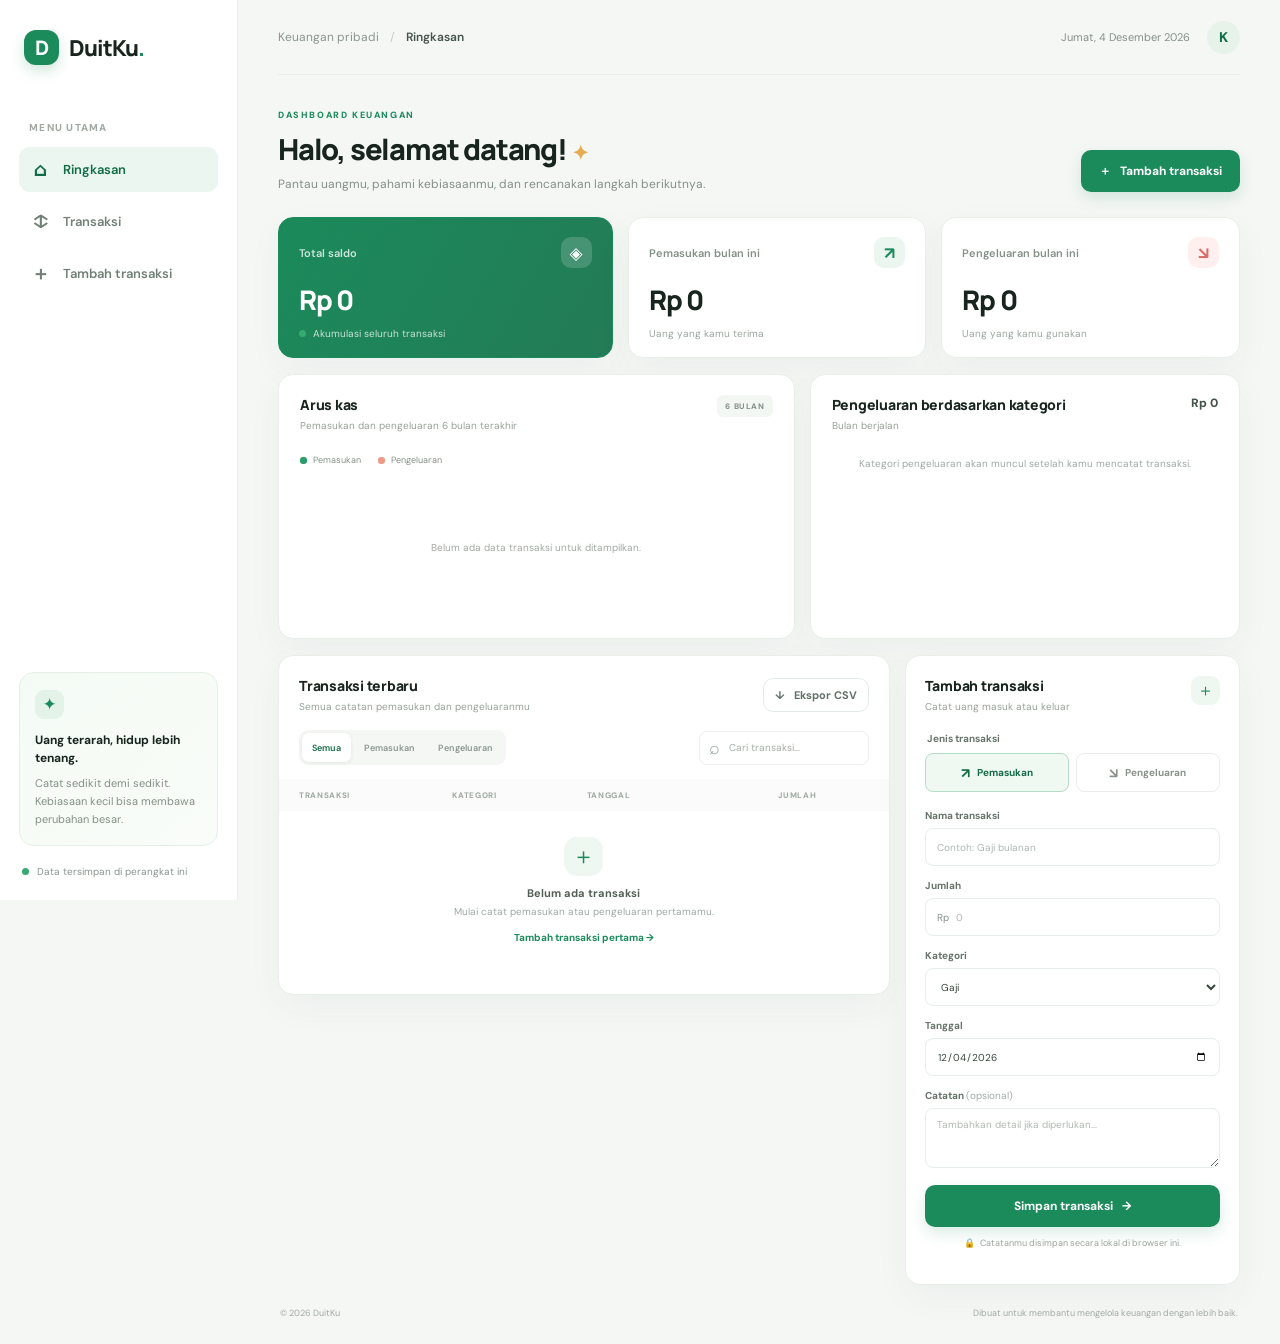
<file: index.html>
<!doctype html>
<html lang="id">
<head>
  <meta charset="utf-8">
  <meta name="viewport" content="width=device-width, initial-scale=1">
  <meta name="theme-color" content="#f5f7f5">
  <meta name="description" content="DuitKu membantu mencatat pemasukan, pengeluaran, dan memantau kondisi keuangan pribadi.">
  <title>DuitKu — Atur uang, lebih tenang</title>
  <link rel="stylesheet" href="styles.css">
  <script src="app.js" defer></script>
</head>
<body>
  <div class="app-shell">
    <aside class="sidebar">
      <a class="brand" href="#" aria-label="DuitKu beranda">
        <span class="brand-mark" aria-hidden="true">D</span>
        <span>DuitKu<span class="brand-dot">.</span></span>
      </a>

      <div class="sidebar-label">MENU UTAMA</div>
      <nav class="side-nav" aria-label="Navigasi utama">
        <a class="nav-link active" href="#overview"><span class="nav-icon">⌂</span> Ringkasan</a>
        <a class="nav-link" href="#transactions"><span class="nav-icon">↕</span> Transaksi</a>
        <a class="nav-link" href="#add-transaction"><span class="nav-icon">＋</span> Tambah transaksi</a>
      </nav>

      <div class="sidebar-tip">
        <div class="tip-icon">✦</div>
        <strong>Uang terarah, hidup lebih tenang.</strong>
        <p>Catat sedikit demi sedikit. Kebiasaan kecil bisa membawa perubahan besar.</p>
      </div>

      <div class="sidebar-bottom">
        <span class="privacy-dot"></span>
        Data tersimpan di perangkat ini
      </div>
    </aside>

    <main class="main-content">
      <header class="topbar">
        <div class="breadcrumb">Keuangan pribadi <span>/</span> <strong>Ringkasan</strong></div>
        <div class="topbar-right">
          <span class="today-label" id="todayLabel">Hari ini</span>
          <button class="avatar" type="button" aria-label="Profil pengguna">K</button>
        </div>
      </header>

      <section class="page-heading" id="overview">
        <div>
          <p class="eyebrow">DASHBOARD KEUANGAN</p>
          <h1>Halo, selamat datang! <span class="wave">✦</span></h1>
          <p class="page-subtitle">Pantau uangmu, pahami kebiasaanmu, dan rencanakan langkah berikutnya.</p>
        </div>
        <a class="button button-primary" href="#add-transaction"><span aria-hidden="true">＋</span> Tambah transaksi</a>
      </section>

      <section class="summary-grid" aria-label="Ringkasan saldo">
        <article class="summary-card balance-card">
          <div class="summary-top">
            <span class="summary-label">Total saldo</span>
            <span class="summary-icon balance-icon">◈</span>
          </div>
          <p class="summary-value" id="balanceValue">Rp0</p>
          <p class="summary-foot"><span class="status-dot"></span> Akumulasi seluruh transaksi</p>
        </article>

        <article class="summary-card">
          <div class="summary-top">
            <span class="summary-label">Pemasukan bulan ini</span>
            <span class="summary-icon income-icon">↗</span>
          </div>
          <p class="summary-value" id="incomeValue">Rp0</p>
          <p class="summary-foot muted-foot">Uang yang kamu terima</p>
        </article>

        <article class="summary-card">
          <div class="summary-top">
            <span class="summary-label">Pengeluaran bulan ini</span>
            <span class="summary-icon expense-icon">↘</span>
          </div>
          <p class="summary-value" id="expenseValue">Rp0</p>
          <p class="summary-foot muted-foot">Uang yang kamu gunakan</p>
        </article>
      </section>

      <section class="insights-grid">
        <article class="panel cashflow-panel">
          <div class="panel-heading">
            <div>
              <h2>Arus kas</h2>
              <p class="panel-subtitle">Pemasukan dan pengeluaran 6 bulan terakhir</p>
            </div>
            <span class="mini-badge">6 BULAN</span>
          </div>
          <div class="chart-legend">
            <span><i class="legend-dot legend-income"></i> Pemasukan</span>
            <span><i class="legend-dot legend-expense"></i> Pengeluaran</span>
          </div>
          <div class="bar-chart" id="cashflowChart" aria-label="Grafik arus kas enam bulan terakhir">
            <p class="chart-empty">Belum ada data transaksi untuk ditampilkan.</p>
          </div>
        </article>

        <article class="panel category-panel">
          <div class="panel-heading">
            <div>
              <h2>Pengeluaran berdasarkan kategori</h2>
              <p class="panel-subtitle">Bulan berjalan</p>
            </div>
            <span class="category-total" id="categoryTotal">Rp0</span>
          </div>
          <div class="category-list" id="categoryBreakdown">
            <p class="chart-empty">Kategori pengeluaran akan muncul setelah kamu mencatat transaksi.</p>
          </div>
        </article>
      </section>

      <section class="workspace-grid">
        <article class="panel transactions-panel" id="transactions">
          <div class="panel-heading transactions-heading">
            <div>
              <h2>Transaksi terbaru</h2>
              <p class="panel-subtitle">Semua catatan pemasukan dan pengeluaranmu</p>
            </div>
            <button class="button button-outline button-small" id="exportButton" type="button">↓ <span>Ekspor CSV</span></button>
          </div>

          <div class="transaction-tools">
            <div class="filter-tabs" role="group" aria-label="Filter transaksi">
              <button class="filter-tab active" type="button" data-filter="all">Semua</button>
              <button class="filter-tab" type="button" data-filter="income">Pemasukan</button>
              <button class="filter-tab" type="button" data-filter="expense">Pengeluaran</button>
            </div>
            <label class="search-box">
              <span aria-hidden="true">⌕</span>
              <input id="searchInput" type="search" placeholder="Cari transaksi..." aria-label="Cari transaksi">
            </label>
          </div>

          <div class="table-wrap">
            <table>
              <thead>
                <tr>
                  <th>TRANSAKSI</th>
                  <th>KATEGORI</th>
                  <th>TANGGAL</th>
                  <th class="amount-heading">JUMLAH</th>
                  <th><span class="sr-only">Aksi</span></th>
                </tr>
              </thead>
              <tbody id="transactionRows"></tbody>
            </table>
            <div class="empty-state" id="emptyState">
              <div class="empty-illustration">＋</div>
              <strong>Belum ada transaksi</strong>
              <p>Mulai catat pemasukan atau pengeluaran pertamamu.</p>
              <a href="#add-transaction" class="text-link">Tambah transaksi pertama <span>→</span></a>
            </div>
          </div>
        </article>

        <aside class="panel form-panel" id="add-transaction">
          <div class="panel-heading">
            <div>
              <h2>Tambah transaksi</h2>
              <p class="panel-subtitle">Catat uang masuk atau keluar</p>
            </div>
            <span class="form-heading-icon">＋</span>
          </div>

          <form id="transactionForm">
            <fieldset class="type-switch">
              <legend>Jenis transaksi</legend>
              <label class="type-option selected" id="incomeOption">
                <input type="radio" name="type" value="income" checked>
                <span class="type-symbol">↗</span> Pemasukan
              </label>
              <label class="type-option" id="expenseOption">
                <input type="radio" name="type" value="expense">
                <span class="type-symbol">↘</span> Pengeluaran
              </label>
            </fieldset>

            <label class="field-label" for="transactionName">Nama transaksi</label>
            <input class="field-input" id="transactionName" name="name" type="text" maxlength="60" placeholder="Contoh: Gaji bulanan" required>

            <label class="field-label" for="transactionAmount">Jumlah</label>
            <div class="amount-input-wrap">
              <span>Rp</span>
              <input class="field-input amount-input" id="transactionAmount" name="amount" type="number" min="1" step="1" inputmode="numeric" placeholder="0" required>
            </div>

            <label class="field-label" for="transactionCategory">Kategori</label>
            <select class="field-input" id="transactionCategory" name="category" required>
              <option value="Gaji">Gaji</option>
              <option value="Bonus">Bonus</option>
              <option value="Hadiah">Hadiah</option>
              <option value="Lainnya">Lainnya</option>
            </select>

            <label class="field-label" for="transactionDate">Tanggal</label>
            <input class="field-input" id="transactionDate" name="date" type="date" required>

            <label class="field-label" for="transactionNote">Catatan <span class="optional-label">(opsional)</span></label>
            <textarea class="field-input note-input" id="transactionNote" name="note" rows="2" maxlength="140" placeholder="Tambahkan detail jika diperlukan..."></textarea>

            <button class="button button-primary submit-button" type="submit">Simpan transaksi <span aria-hidden="true">→</span></button>
            <p class="form-note"><span>🔒</span> Catatanmu disimpan secara lokal di browser ini.</p>
            <p class="form-feedback" id="formFeedback" role="status" aria-live="polite"></p>
          </form>
        </aside>
      </section>

      <footer class="page-footer">
        <span>© <span id="yearLabel"></span> DuitKu</span>
        <span>Dibuat untuk membantu mengelola keuangan dengan lebih baik.</span>
      </footer>
    </main>
  </div>
</body>
</html>
</file>
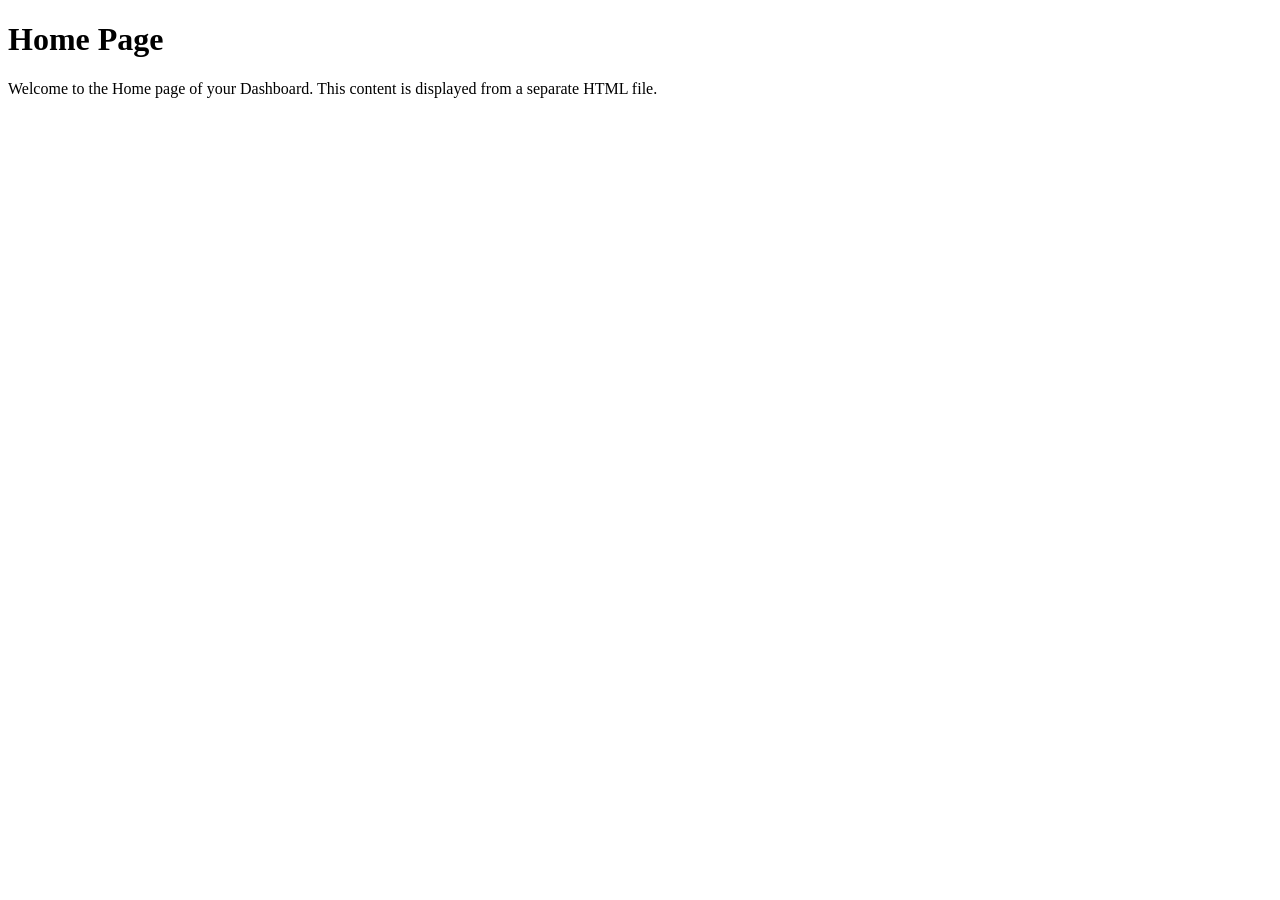
<file: home_content.html>
<!-- File: home_content.html -->
<!DOCTYPE html>
<html lang="en">
<head>
<meta charset="UTF-8">
<title>Home Content</title>
</head>
<body>
    <h1>Home Page</h1>
    <p>Welcome to the Home page of your Dashboard. This content is displayed from a separate HTML file.</p>
</body>
</html>
</file>
<file: styles.css>
@import url('https://fonts.googleapis.com/css2?family=DM+Sans:wght@400;500;600;700;800&family=Manrope:wght@400;500;600;700;800&display=swap');

:root {
  color-scheme: light;
  --ink: #18251e;
  --muted: #7b8980;
  --line: #e9eee9;
  --surface: #ffffff;
  --canvas: #f5f7f5;
  --green: #1c8b5c;
  --green-dark: #126c45;
  --green-soft: #eaf6ef;
  --red: #d96b68;
  --red-soft: #fff0ef;
  --shadow: 0 12px 36px rgba(32, 64, 45, 0.045);
}

* { box-sizing: border-box; }
html { scroll-behavior: smooth; }
body {
  margin: 0;
  background: var(--canvas);
  color: var(--ink);
  font-family: 'DM Sans', system-ui, -apple-system, BlinkMacSystemFont, 'Segoe UI', sans-serif;
  font-size: 14px;
}
button, input, select, textarea { font: inherit; }
button, a { -webkit-tap-highlight-color: transparent; }
a { color: inherit; text-decoration: none; }
button { cursor: pointer; }
.app-shell { min-height: 100vh; }
.sidebar {
  position: fixed;
  inset: 0 auto 0 0;
  z-index: 5;
  display: flex;
  width: 238px;
  flex-direction: column;
  padding: 30px 19px 22px;
  border-right: 1px solid var(--line);
  background: #fff;
}
.brand {
  display: inline-flex;
  align-items: center;
  gap: 10px;
  margin: 0 0 56px 5px;
  font-family: 'Manrope', sans-serif;
  font-size: 22px;
  font-weight: 800;
  letter-spacing: -1px;
}
.brand-mark {
  display: grid;
  width: 35px;
  height: 35px;
  place-items: center;
  border-radius: 12px;
  background: var(--green);
  color: white;
  font-size: 20px;
  box-shadow: 0 6px 14px rgba(28, 139, 92, .2);
}
.brand-dot { color: var(--green); }
.sidebar-label {
  margin: 0 0 13px 10px;
  color: #a0aaa3;
  font-size: 10px;
  font-weight: 800;
  letter-spacing: 1.25px;
}
.side-nav { display: grid; gap: 7px; }
.nav-link {
  display: flex;
  align-items: center;
  gap: 13px;
  min-height: 45px;
  padding: 0 12px;
  border-radius: 11px;
  color: #718077;
  font-size: 13px;
  font-weight: 600;
  transition: background .2s, color .2s;
}
.nav-link:hover, .nav-link.active { background: var(--green-soft); color: var(--green-dark); }
.nav-icon { width: 19px; text-align: center; font-size: 19px; line-height: 1; }
.sidebar-tip {
  margin-top: auto;
  padding: 17px 15px;
  border: 1px solid #e4f0e7;
  border-radius: 15px;
  background: linear-gradient(145deg, #f4fbf5, #f9fcf8);
}
.tip-icon {
  display: grid;
  width: 29px;
  height: 29px;
  margin-bottom: 12px;
  place-items: center;
  border-radius: 9px;
  background: #e3f3e8;
  color: var(--green);
  font-size: 17px;
}
.sidebar-tip strong { display: block; max-width: 160px; font-size: 12px; line-height: 1.5; }
.sidebar-tip p { margin: 7px 0 0; color: #839087; font-size: 11px; line-height: 1.65; }
.sidebar-bottom {
  display: flex;
  align-items: center;
  gap: 8px;
  margin: 19px 3px 0;
  color: #89968d;
  font-size: 10px;
}
.privacy-dot, .status-dot { width: 7px; height: 7px; border-radius: 50%; background: #37aa70; }
.main-content { max-width: 1600px; min-height: 100vh; margin-left: 238px; padding: 0 40px; }
.topbar {
  display: flex;
  min-height: 75px;
  align-items: center;
  justify-content: space-between;
  border-bottom: 1px solid var(--line);
}
.breadcrumb { color: #8a968d; font-size: 12px; }
.breadcrumb span { margin: 0 8px; color: #c2cbc4; }
.breadcrumb strong { color: #45544a; font-weight: 600; }
.topbar-right { display: flex; align-items: center; gap: 17px; }
.today-label { color: #849087; font-size: 11px; }
.avatar {
  display: grid;
  width: 33px;
  height: 33px;
  place-items: center;
  border: 0;
  border-radius: 50%;
  background: #e7f2e9;
  color: var(--green-dark);
  font-weight: 800;
}
.page-heading {
  display: flex;
  align-items: end;
  justify-content: space-between;
  gap: 20px;
  padding: 34px 0 25px;
}
.eyebrow { margin: 0 0 8px; color: var(--green); font-size: 9px; font-weight: 800; letter-spacing: 1.6px; }
h1, h2, p { margin-top: 0; }
h1 { margin-bottom: 7px; font-family: 'Manrope', sans-serif; font-size: clamp(23px, 2.3vw, 29px); font-weight: 800; letter-spacing: -1.2px; }
.wave { color: #e4ad50; font-size: 20px; }
.page-subtitle { margin: 0; color: #849087; font-size: 12px; }
.button {
  display: inline-flex;
  min-height: 42px;
  align-items: center;
  justify-content: center;
  gap: 9px;
  padding: 0 17px;
  border: 1px solid transparent;
  border-radius: 10px;
  font-size: 12px;
  font-weight: 700;
  transition: transform .18s, box-shadow .18s, background .18s;
}
.button:hover { transform: translateY(-1px); }
.button-primary { background: var(--green); color: white; box-shadow: 0 6px 15px rgba(28, 139, 92, .16); }
.button-primary:hover { background: var(--green-dark); box-shadow: 0 8px 18px rgba(28, 139, 92, .22); }
.button-outline { border-color: #e5ebe6; background: #fff; color: #637168; }
.button-small { min-height: 34px; padding: 0 11px; font-size: 11px; }
.summary-grid { display: grid; grid-template-columns: 1.12fr 1fr 1fr; gap: 15px; }
.summary-card {
  min-width: 0;
  padding: 19px 20px 17px;
  border: 1px solid var(--line);
  border-radius: 15px;
  background: var(--surface);
  box-shadow: var(--shadow);
}
.balance-card { border-color: #1c8b5c; background: linear-gradient(120deg, #1b8a5b, #237b56); color: white; }
.summary-top { display: flex; align-items: center; justify-content: space-between; gap: 12px; }
.summary-label { color: #829087; font-size: 11px; font-weight: 600; }
.balance-card .summary-label { color: rgba(255,255,255,.78); }
.summary-icon { display: grid; width: 31px; height: 31px; place-items: center; border-radius: 10px; font-size: 17px; font-weight: 700; }
.balance-icon { background: rgba(255,255,255,.17); color: white; }
.income-icon { background: var(--green-soft); color: var(--green); }
.expense-icon { background: var(--red-soft); color: var(--red); }
.summary-value { overflow: hidden; margin: 13px 0 9px; font-family: 'Manrope', sans-serif; font-size: clamp(20px, 2.15vw, 27px); font-weight: 800; letter-spacing: -.9px; text-overflow: ellipsis; white-space: nowrap; }
.summary-foot { display: flex; align-items: center; gap: 7px; margin: 0; color: rgba(255,255,255,.76); font-size: 10px; }
.muted-foot { color: #9ba69e; }
.insights-grid { display: grid; grid-template-columns: 1.2fr 1fr; gap: 15px; margin-top: 16px; }
.panel { min-width: 0; border: 1px solid var(--line); border-radius: 15px; background: #fff; box-shadow: var(--shadow); }
.cashflow-panel, .category-panel { min-height: 265px; padding: 20px 21px 18px; }
.panel-heading { display: flex; align-items: flex-start; justify-content: space-between; gap: 15px; }
h2 { margin: 0 0 5px; font-family: 'Manrope', sans-serif; font-size: 14px; font-weight: 800; letter-spacing: -.25px; }
.panel-subtitle { margin: 0; color: #96a198; font-size: 10px; }
.mini-badge { padding: 6px 8px; border-radius: 6px; background: #f3f7f3; color: #839087; font-size: 8px; font-weight: 800; letter-spacing: .6px; }
.chart-legend { display: flex; gap: 17px; margin: 22px 0 9px; color: #859188; font-size: 9px; }
.chart-legend span { display: flex; align-items: center; gap: 6px; }
.legend-dot { width: 7px; height: 7px; border-radius: 3px; }
.legend-income { background: #2b9c6b; }
.legend-expense { background: #ef9a87; }
.bar-chart { display: flex; height: 145px; align-items: stretch; justify-content: space-around; gap: 8px; padding: 0 5px; }
.chart-column { display: flex; min-width: 0; flex: 1; flex-direction: column; align-items: center; justify-content: flex-end; gap: 8px; }
.bar-pair { display: flex; width: 100%; height: 116px; align-items: end; justify-content: center; gap: 4px; }
.chart-bar { width: min(22px, 36%); min-height: 3px; border-radius: 5px 5px 2px 2px; transition: height .3s ease; }
.chart-bar.income-bar { background: #35a574; }
.chart-bar.expense-bar { background: #f0a08d; }
.chart-month { color: #98a39a; font-size: 9px; }
.chart-empty { align-self: center; margin: auto; color: #a0aaa3; font-size: 10px; line-height: 1.6; text-align: center; }
.category-total { color: #43544a; font-size: 12px; font-weight: 800; }
.category-list { display: grid; gap: 15px; margin-top: 24px; }
.category-item { display: grid; gap: 7px; }
.category-item-top { display: flex; justify-content: space-between; gap: 10px; color: #617067; font-size: 10px; }
.category-item-top strong { color: #3d4b42; font-weight: 700; }
.category-track { height: 6px; overflow: hidden; border-radius: 10px; background: #f0f3f0; }
.category-fill { height: 100%; border-radius: inherit; background: #3a9d70; }
.workspace-grid { display: grid; grid-template-columns: minmax(0, 1.55fr) minmax(270px, .85fr); align-items: start; gap: 15px; margin-top: 16px; }
.transactions-panel { padding: 20px 0 0; overflow: hidden; }
.transactions-heading { align-items: center; padding: 0 20px 17px; }
.transaction-tools { display: flex; align-items: center; justify-content: space-between; gap: 12px; padding: 0 20px 14px; }
.filter-tabs { display: flex; gap: 3px; padding: 3px; border-radius: 9px; background: #f5f7f5; }
.filter-tab { min-height: 29px; padding: 0 10px; border: 0; border-radius: 7px; background: transparent; color: #8a968e; font-size: 9px; font-weight: 600; }
.filter-tab.active { background: #fff; color: var(--green-dark); box-shadow: 0 1px 4px rgba(27, 58, 37, .08); }
.search-box { display: flex; width: 170px; height: 34px; align-items: center; gap: 7px; padding: 0 9px; border: 1px solid #edf0ed; border-radius: 8px; color: #98a49b; }
.search-box span { font-size: 18px; line-height: 1; }
.search-box input { width: 100%; min-width: 0; border: 0; outline: 0; background: transparent; color: var(--ink); font-size: 10px; }
.search-box input::placeholder { color: #a4ada6; }
.table-wrap { width: 100%; min-height: 215px; overflow-x: auto; }
table { width: 100%; border-collapse: collapse; white-space: nowrap; }
thead { background: #fafbfa; }
th { padding: 11px 13px; color: #a0aaa2; font-size: 8px; font-weight: 800; letter-spacing: .65px; text-align: left; }
th:first-child, td:first-child { padding-left: 20px; }
th:last-child, td:last-child { padding-right: 18px; }
th.amount-heading, td.amount-cell { text-align: right; }
td { padding: 12px 13px; border-top: 1px solid #f0f3f0; color: #7d8981; font-size: 10px; }
.transaction-name { display: flex; min-width: 145px; align-items: center; gap: 9px; color: #34443a; font-size: 10px; font-weight: 700; }
.transaction-symbol { display: grid; width: 29px; height: 29px; flex: 0 0 auto; place-items: center; border-radius: 9px; background: #f0f5f0; color: #6e9b7c; font-size: 14px; }
.transaction-symbol.expense { background: #fff2ef; color: #d77c6c; }
.transaction-symbol.income { background: #eaf6ee; color: #24845a; }
.transaction-note { display: block; max-width: 155px; overflow: hidden; margin-top: 3px; color: #a0aaa3; font-size: 9px; font-weight: 400; text-overflow: ellipsis; }
.category-pill { display: inline-flex; padding: 5px 7px; border-radius: 6px; background: #f4f7f4; color: #78867c; font-size: 9px; }
.amount-cell { color: #28845b; font-weight: 800; }
.amount-cell.negative { color: #d4776b; }
.delete-button { padding: 5px 7px; border: 0; border-radius: 6px; background: transparent; color: #acb5ad; font-size: 14px; }
.delete-button:hover { background: #fff0ef; color: #c96058; }
.empty-state { display: none; padding: 26px 15px 29px; text-align: center; }
.empty-state.visible { display: block; }
.empty-illustration { display: grid; width: 39px; height: 39px; margin: 0 auto 10px; place-items: center; border-radius: 13px; background: #eff7f1; color: var(--green); font-size: 23px; }
.empty-state strong { display: block; color: #526056; font-size: 11px; }
.empty-state p { margin: 5px 0 9px; color: #a0aaa3; font-size: 10px; }
.text-link { color: var(--green); font-size: 10px; font-weight: 700; }
.form-panel { padding: 20px 19px 16px; }
.form-heading-icon { display: grid; width: 29px; height: 29px; place-items: center; border-radius: 9px; background: #eff7f1; color: var(--green); font-size: 17px; }
#transactionForm { margin-top: 19px; }
.type-switch { display: grid; grid-template-columns: 1fr 1fr; gap: 7px; margin: 0 0 17px; padding: 0; border: 0; }
.type-switch legend { margin-bottom: 8px; color: #66746b; font-size: 10px; font-weight: 700; }
.type-option { display: flex; min-height: 39px; align-items: center; justify-content: center; gap: 7px; border: 1px solid #e9eee9; border-radius: 8px; color: #87938a; cursor: pointer; font-size: 10px; font-weight: 700; }
.type-option input { position: absolute; width: 1px; height: 1px; opacity: 0; }
.type-option.selected { border-color: #b8ddc6; background: #f0f8f2; color: var(--green-dark); }
#expenseOption.selected { border-color: #f2c9c2; background: #fff4f1; color: #c16d61; }
.type-symbol { font-size: 14px; }
.field-label { display: block; margin: 13px 0 6px; color: #65736a; font-size: 10px; font-weight: 700; }
.optional-label { color: #a4ada6; font-weight: 400; }
.field-input { display: block; width: 100%; min-height: 38px; padding: 9px 11px; border: 1px solid #e8eee8; border-radius: 8px; outline: none; background: #fff; color: #38473d; font-size: 10px; transition: border .2s, box-shadow .2s; }
.field-input:focus { border-color: #8ec6a5; box-shadow: 0 0 0 3px rgba(57, 156, 105, .09); }
.field-input::placeholder { color: #b0b8b1; }
.amount-input-wrap { display: flex; min-height: 38px; align-items: center; gap: 7px; padding-left: 11px; border: 1px solid #e8eee8; border-radius: 8px; color: #859188; font-size: 10px; }
.amount-input-wrap:focus-within { border-color: #8ec6a5; box-shadow: 0 0 0 3px rgba(57, 156, 105, .09); }
.amount-input-wrap .field-input { min-height: 36px; padding-left: 0; border: 0; box-shadow: none; }
.note-input { min-height: 60px; resize: vertical; }
.submit-button { width: 100%; margin-top: 17px; }
.form-note { display: flex; align-items: center; justify-content: center; gap: 5px; margin: 10px 0 0; color: #9ba59d; font-size: 9px; }
.form-feedback { min-height: 14px; margin: 5px 0 0; color: var(--green); font-size: 9px; text-align: center; }
.page-footer { display: flex; justify-content: space-between; gap: 15px; padding: 22px 2px 25px; color: #a1aaa3; font-size: 9px; }
.sr-only { position: absolute; width: 1px; height: 1px; overflow: hidden; clip: rect(0,0,0,0); white-space: nowrap; clip-path: inset(50%); }

@media (max-width: 1180px) {
  .main-content { padding: 0 25px; }
  .sidebar { width: 210px; }
  .main-content { margin-left: 210px; }
  .workspace-grid { grid-template-columns: minmax(0, 1fr) 300px; }
  .summary-card { padding: 17px 15px; }
  .search-box { width: 145px; }
}
@media (max-width: 930px) {
  .sidebar { width: 70px; align-items: center; padding: 22px 10px; }
  .brand { margin: 0 0 46px; }
  .brand > span:last-child, .sidebar-label, .nav-link:not(.active), .nav-link.active { font-size: 0; }
  .brand > span:last-child { display: none; }
  .nav-link { width: 46px; height: 45px; justify-content: center; padding: 0; }
  .nav-icon { font-size: 20px; }
  .sidebar-tip, .sidebar-bottom { display: none; }
  .main-content { margin-left: 70px; }
  .workspace-grid { grid-template-columns: 1fr; }
  .form-panel { max-width: none; }
  .insights-grid { grid-template-columns: 1fr 1fr; }
}
@media (max-width: 650px) {
  .main-content { margin-left: 0; padding: 0 15px 0 75px; }
  .sidebar { width: 60px; padding: 20px 7px; }
  .brand-mark { width: 34px; height: 34px; }
  .nav-link { width: 42px; }
  .topbar { min-height: 62px; }
  .today-label { display: none; }
  .page-heading { align-items: flex-start; flex-direction: column; padding: 26px 0 19px; }
  .page-heading .button { min-height: 38px; }
  .summary-grid { grid-template-columns: 1fr 1fr; gap: 9px; }
  .balance-card { grid-column: 1 / -1; }
  .summary-card { padding: 14px; }
  .summary-value { font-size: 21px; }
  .summary-label { font-size: 10px; }
  .insights-grid { grid-template-columns: 1fr; gap: 10px; margin-top: 10px; }
  .cashflow-panel, .category-panel { min-height: 245px; padding: 17px; }
  .workspace-grid { gap: 10px; margin-top: 10px; }
  .transaction-tools { align-items: stretch; flex-direction: column; }
  .search-box { width: 100%; }
  .filter-tabs { align-self: flex-start; }
  .filter-tab { padding: 0 9px; }
  .transactions-heading { padding: 0 15px 15px; }
  th:first-child, td:first-child { padding-left: 15px; }
  th:last-child, td:last-child { padding-right: 13px; }
  .page-footer { flex-direction: column; gap: 5px; }
}
</file>
